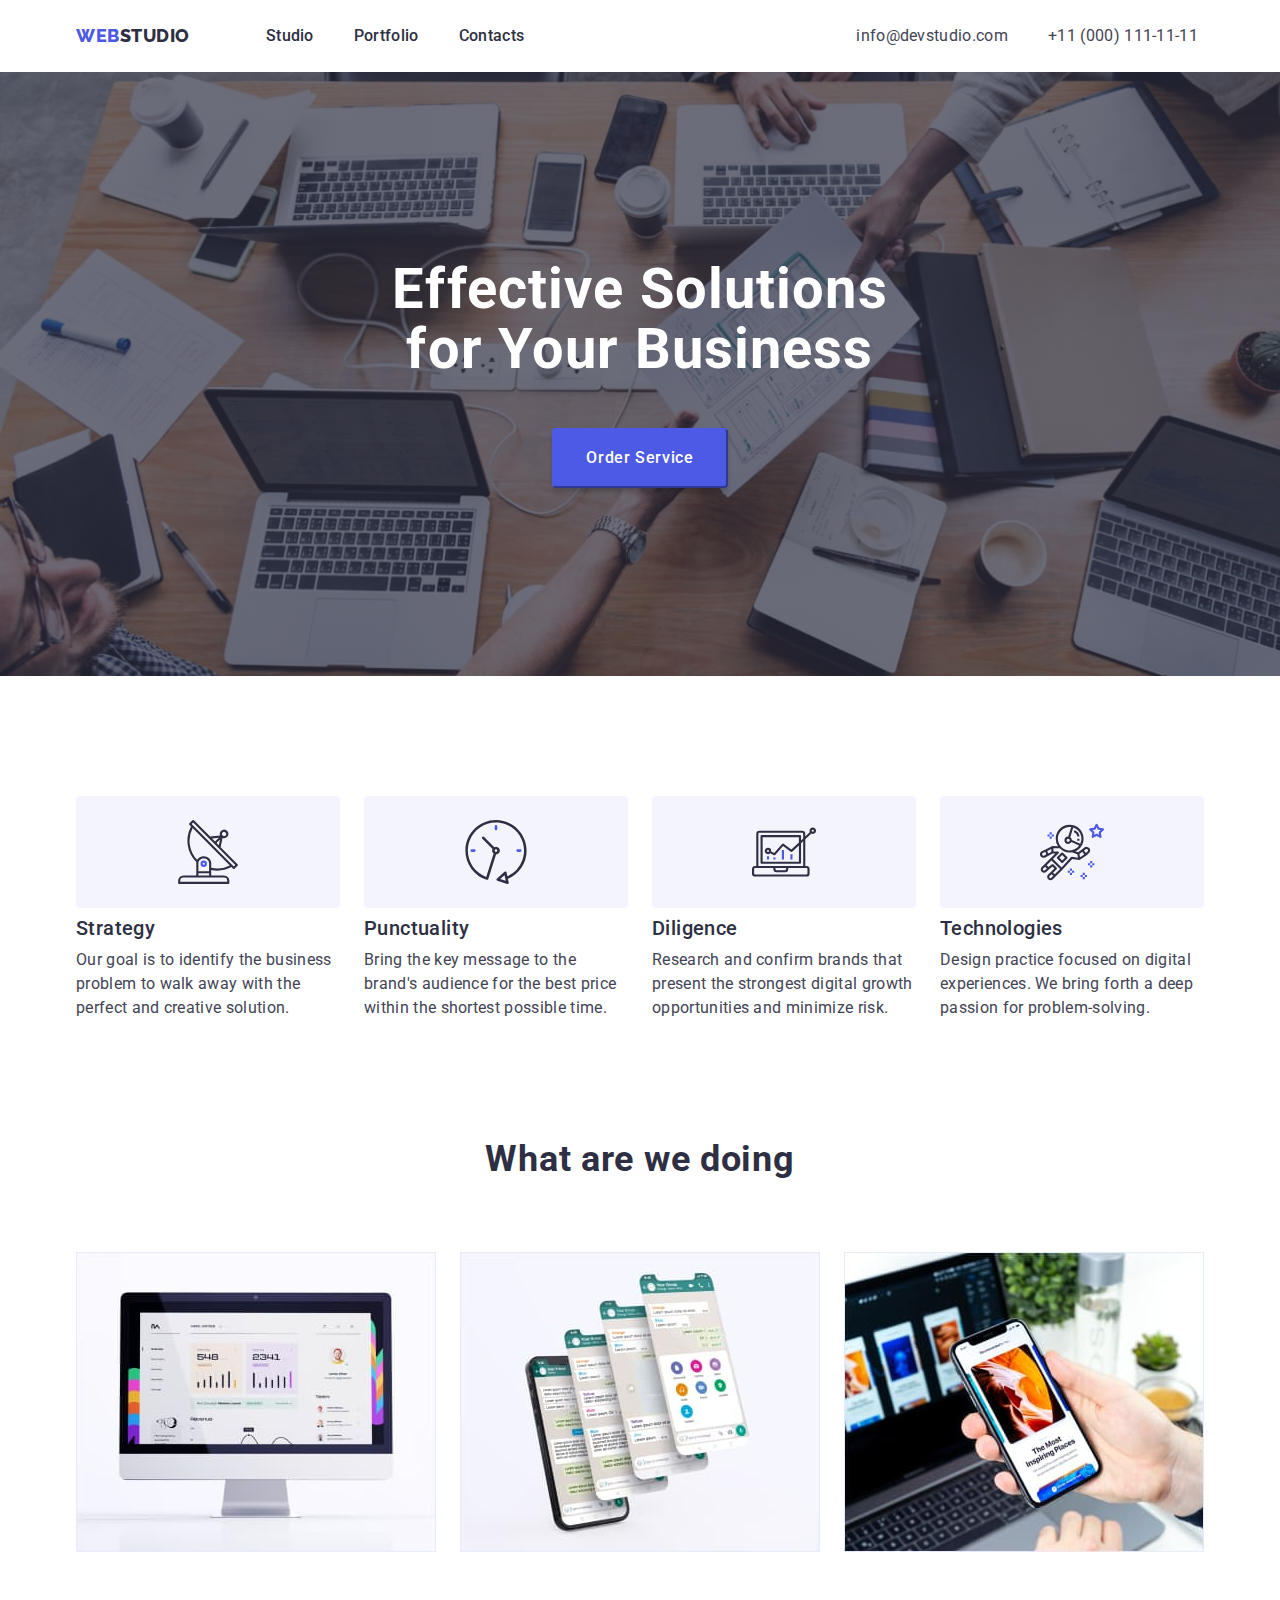
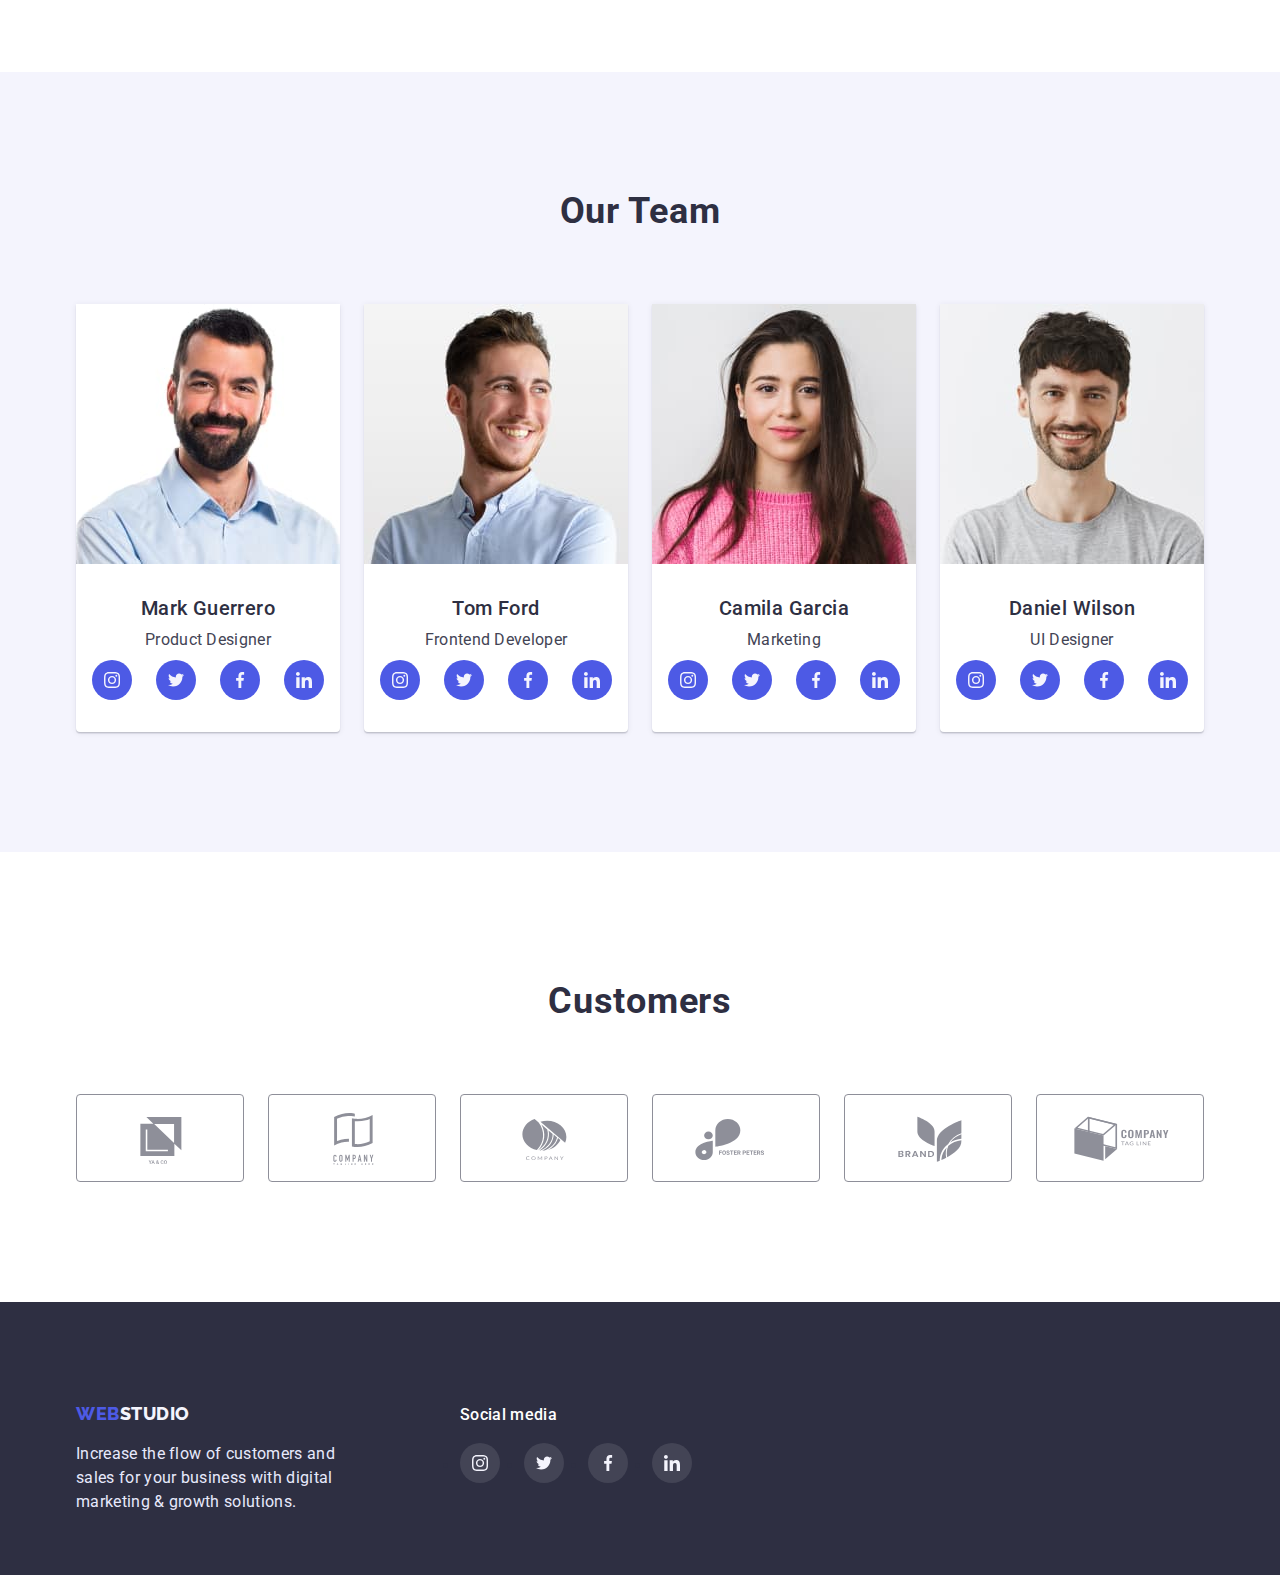
<file: index.html>
<!DOCTYPE html>
<html lang="en">
  <head>
    <meta charset="UTF-8" />
    <meta http-equiv="X-UA-Compatible" content="IE=edge" />
    <meta name="viewport" content="width=device-width, initial-scale=1.0" />
    <title>Webstudio</title>
    <link rel="preconnect" href="https://fonts.googleapis.com" />
    <link rel="preconnect" href="https://fonts.gstatic.com" crossorigin />
    <link
      href="https://fonts.googleapis.com/css2?family=Raleway:wght@800&family=Roboto:wght@400;500;700&display=swap"
      rel="stylesheet"
    />
    <link
      rel="stylesheet"
      href="https://cdn.jsdelivr.net/npm/modern-normalize@1.1.0/modern-normalize.min.css"
    />
    <link rel="stylesheet" href="./css/styles.css" />
  </head>
  <body>
    <!------------------ HEADER ------------------- ---->
    <header>
      <div class="conteiner header-conteiner">
        <nav class="page-navigation">
          <a class="logo link" href="./index.html"
            ><span class="logo-web">WEB</span>STUDIO</a
          >
          <ul class="menu list">
            <li class="menu-item">
              <a class="menu-item-link link" href="./index.html">Studio</a>
            </li>
            <li class="menu-item">
              <a class="menu-item-link link" href="./portfolio.html"
                >Portfolio</a
              >
            </li>
            <li class="menu-item">
              <a class="menu-item-link link" href="/">Contacts</a>
            </li>
          </ul>
        </nav>
        <address class="contacts">
          <ul class="contacts-list list">
            <li class="contacts-mail">
              <a
                class="contacts-list-item link"
                href="mailto:info@devstudio.com"
                >info@devstudio.com</a
              >
            </li>
            <li class="contacts-tel">
              <a class="contacts-list-item link" href="tel:+110001111111"
                >+11 (000) 111-11-11</a
              >
            </li>
          </ul>
        </address>
      </div>
    </header>
    <main>
      <!---------------- HERO -------------------------->
      <section class="hero">
        <div class="conteiner hero-conteiner">
          <h1 class="hero-title">
            Effective Solutions <br />
            for Your Business
          </h1>
          <button class="order-service-btn" type="button">Order Service</button>
        </div>
      </section>

      <!---------------- ABOUT ------------------------->
      <section class="section-about">
        <div class="conteiner">
          <h2 hidden class="about-title">About</h2>
          <ul class="features-list list">
            <li class="features-item">
                <div class="features-item-block">
                    <svg width="64" height="64">
                        <use href="./images/icons.svg/symbol-defs.svg#antenna"></use>
                    </svg>
                </div>
              <h3 class="features-title">Strategy</h3>
              <p class="features-text">
                Our goal is to identify the business problem to walk away with
                the perfect and creative solution.
              </p>
            </li>
            <li class="features-item">
                <div class="features-item-block">
                    <svg width="64" height="64">
                        <use href="./images/icons.svg/symbol-defs.svg#clock"></use>
                    </svg>
                </div>
              <h3 class="features-title">Punctuality</h3>
              <p class="features-text">
                Bring the key message to the brand's audience for the best price
                within the shortest possible time.
              </p>
            </li>
            <li class="features-item">
                <div class="features-item-block">
                    <svg width="64" height="64">
                        <use href="./images/icons.svg/symbol-defs.svg#diagram"></use>
                    </svg>
                </div>
              <h3 class="features-title">Diligence</h3>
              <p class="features-text">
                Research and confirm brands that present the strongest digital
                growth opportunities and minimize risk.
              </p>
            </li>
            <li class="features-item">
                <div class="features-item-block">
                    <svg width="64" height="64">
                        <use href="./images/icons.svg/symbol-defs.svg#astronaut"></use>
                    </svg>
                </div>
              <h3 class="features-title">Technologies</h3>
              <p class="features-text">
                Design practice focused on digital experiences. We bring forth a
                deep passion for problem-solving.
              </p>
            </li>
          </ul>
        </div>
      </section>

      <!-------------WHAT ARE WE DOING  ------------------>
      <section class="section">
        <div class="conteiner">
          <h2 class="doing-title">What are we doing</h2>
          <ul class="doing-list list">
            <li class="doing-item">
              <img
                class="doing-img"
                src="./images/desktop.jpg"
                alt="Desktop"
                width="360"
                height="300"
              />
            </li>
            <li class="doing-item">
              <img
                class="doing-img"
                src="./images/apps.jpg"
                alt="Apps"
                width="360"
                height="300"
              />
            </li>
            <li class="doing-item">
              <img
                class="doing-img"
                src="./images/mobile.jpg"
                alt="Mobile"
                width="360"
                height="300"
              />
            </li>
          </ul>
        </div>
      </section>

      <!------------------ OUR TEAM ---------------------->
      <section class="section section-team">
        <div class="conteiner">
          <h2 class="team-title">Our Team</h2>
          <ul class="team-list list">
            <li class="team-card">
              <img
                class="team-photo"
                src="./images/mark.jpg"
                alt="Mark Guerrero"
                width="264"
                height="260"
              />
              <div class="team-text">
                <h3 class="team-name">Mark Guerrero</h3>
                <p class="team-position">Product Designer</p>
                <ul class="social-list list">
                  <li class="social-list-item">
                    <a href="" class="social-list-link link">
                      <svg class="social-list-icon" width="16" height="16">
                        <use
                          href="./images/icons.svg/symbol-defs.svg#instagram"
                        ></use>
                      </svg>
                    </a>
                  </li>
                  <li class="social-list-item">
                    <a href="" class="social-list-link link">
                      <svg class="social-list-icon" width="16" height="16">
                        <use
                          href="./images/icons.svg/symbol-defs.svg#twitter"
                        ></use>
                      </svg>
                    </a>
                  </li>
                  <li class="social-list-item">
                    <a href="" class="social-list-link link">
                      <svg class="social-list-icon" width="16" height="16">
                        <use
                          href="./images/icons.svg/symbol-defs.svg#facebook"
                        ></use>
                      </svg>
                    </a>
                  </li>
                  <li class="social-list-item">
                    <a href="" class="social-list-link link">
                      <svg class="social-list-icon" width="16" height="16">
                        <use
                          href="./images/icons.svg/symbol-defs.svg#linkedin"
                        ></use>
                      </svg>
                    </a>
                  </li>
                </ul>
              </div>
            </li>

            <li class="team-card">
              <img
                class="team-photo"
                src="./images/tom.jpg"
                alt="Tom Ford"
                width="264"
                height="260"
              />
              <div class="team-text">
                <h3 class="team-name">Tom Ford</h3>
                <p class="team-position">Frontend Developer</p>
                <ul class="social-list list">
                  <li class="social-list-item">
                    <a href="" class="social-list-link link">
                      <svg class="social-list-icon" width="16" height="16">
                        <use
                          href="./images/icons.svg/symbol-defs.svg#instagram"
                        ></use>
                      </svg>
                    </a>
                  </li>
                  <li class="social-list-item">
                    <a href="" class="social-list-link link">
                      <svg class="social-list-icon" width="16" height="16">
                        <use
                          href="./images/icons.svg/symbol-defs.svg#twitter"
                        ></use>
                      </svg>
                    </a>
                  </li>
                  <li class="social-list-item">
                    <a href="" class="social-list-link link">
                      <svg class="social-list-icon" width="16" height="16">
                        <use
                          href="./images/icons.svg/symbol-defs.svg#facebook"
                        ></use>
                      </svg>
                    </a>
                  </li>
                  <li class="social-list-item">
                    <a href="" class="social-list-link link">
                      <svg class="social-list-icon" width="16" height="16">
                        <use
                          href="./images/icons.svg/symbol-defs.svg#linkedin"
                        ></use>
                      </svg>
                    </a>
                  </li>
                </ul>
              </div>
            </li>

            <li class="team-card">
              <img
                class="team-photo"
                src="./images/camila.jpg"
                alt="Camila Garcia"
                width="264"
                height="260"
              />
              <div class="team-text">
                <h3 class="team-name">Camila Garcia</h3>
                <p class="team-position">Marketing</p>
                <ul class="social-list list">
                  <li class="social-list-item">
                    <a href="" class="social-list-link link">
                      <svg class="social-list-icon" width="16" height="16">
                        <use
                          href="./images/icons.svg/symbol-defs.svg#instagram"
                        ></use>
                      </svg>
                    </a>
                  </li>
                  <li class="social-list-item">
                    <a href="" class="social-list-link link">
                      <svg class="social-list-icon" width="16" height="16">
                        <use
                          href="./images/icons.svg/symbol-defs.svg#twitter"
                        ></use>
                      </svg>
                    </a>
                  </li>
                  <li class="social-list-item">
                    <a href="" class="social-list-link link">
                      <svg class="social-list-icon" width="16" height="16">
                        <use
                          href="./images/icons.svg/symbol-defs.svg#facebook"
                        ></use>
                      </svg>
                    </a>
                  </li>
                  <li class="social-list-item">
                    <a href="" class="social-list-link link">
                      <svg class="social-list-icon" width="16" height="16">
                        <use
                          href="./images/icons.svg/symbol-defs.svg#linkedin"
                        ></use>
                      </svg>
                    </a>
                  </li>
                </ul>
              </div>
            </li>

            <li class="team-card">
              <img
                class="team-photo"
                src="./images/daniel.jpg"
                alt="Daniel Wilson"
                width="264"
                height="260"
              />
              <div class="team-text">
                <h3 class="team-name">Daniel Wilson</h3>
                <p class="team-position">UI Designer</p>
                <ul class="social-list list">
                  <li class="social-list-item">
                    <a href="" class="social-list-link link">
                      <svg class="social-list-icon" width="16" height="16">
                        <use
                          href="./images/icons.svg/symbol-defs.svg#instagram"
                        ></use>
                      </svg>
                    </a>
                  </li>
                  <li class="social-list-item">
                    <a href="" class="social-list-link link">
                      <svg class="social-list-icon" width="16" height="16">
                        <use
                          href="./images/icons.svg/symbol-defs.svg#twitter"
                        ></use>
                      </svg>
                    </a>
                  </li>
                  <li class="social-list-item">
                    <a href="" class="social-list-link link">
                      <svg class="social-list-icon" width="16" height="16">
                        <use
                          href="./images/icons.svg/symbol-defs.svg#facebook"
                        ></use>
                      </svg>
                    </a>
                  </li>
                  <li class="social-list-item">
                    <a href="" class="social-list-link link">
                      <svg class="social-list-icon" width="16" height="16">
                        <use
                          href="./images/icons.svg/symbol-defs.svg#linkedin"
                        ></use>
                      </svg>
                    </a>
                  </li>
                </ul>
              </div>
            </li>
          </ul>
        </div>

        <!-- --------CUSTOMERS ----------------------- -->
      </section>
      <section class="section-customers">
        <div class="conteiner">
          <h2 class="customers-title">Customers</h2>
          <ul class="customers-list list">
            <li class="customers-block">
              <a href="" class="customers-link">
                <svg class="customers-icon" width="104" height="56">
                  <use href="./images/icons.svg/symbol-defs.svg#logo-1"></use>
                </svg>
              </a>
            </li>
            <li class="customers-block">
              <a href="" class="customers-link">
                <svg class="customers-icon" width="104" height="56">
                  <use href="./images/icons.svg/symbol-defs.svg#logo-2"></use>
                </svg>
              </a>
            </li>
            <li class="customers-block">
              <a href="" class="customers-link">
                <svg class="customers-icon" width="104" height="56">
                  <use href="./images/icons.svg/symbol-defs.svg#logo-3"></use>
                </svg>
              </a>
            </li>
            <li class="customers-block">
              <a href="" class="customers-link">
                <svg class="customers-icon" width="104" height="56">
                  <use href="./images/icons.svg/symbol-defs.svg#logo-4"></use>
                </svg>
              </a>
            </li>
            <li class="customers-block">
              <a href="" class="customers-link">
                <svg class="customers-icon" width="104" height="56">
                  <use href="./images/icons.svg/symbol-defs.svg#logo-5"></use>
                </svg>
              </a>
            </li>
            <li class="customers-block">
              <a href="" class="customers-link">
                <svg class="customers-icon" width="104" height="56">
                  <use href="./images/icons.svg/symbol-defs.svg#logo-6"></use>
                </svg>
              </a>
            </li>
          </ul>
        </div>
      </section>
    </main>

    <!---------------------- FOOTER ---------------------------->
    <footer>
      <section class="footer">
        <div class="conteiner conteiner-footer">
          <div class="footer-block-left">
            <div class="logo-footer-item">
              <a class="logo-footer link" href="./index.html"
                ><span class="logo-web">WEB</span>STUDIO</a
              >
            </div>
            <p class="footer-text">
              Increase the flow of customers and sales for your business with
              digital marketing & growth solutions.
            </p>
          </div>
          <div class="footer-block-right">
            <h3 class="footer-social-media">Social media</h3>
            <ul class="social-list-footer">
              <li class="social-list-item-footer">
                <a href="" class="social-list-link-footer link">
                  <svg class="social-list-icon" width="16" height="16">
                    <use
                      href="./images/icons.svg/symbol-defs.svg#instagram"
                    ></use>
                  </svg>
                </a>
              </li>
              <li class="social-list-item-footer">
                <a href="" class="social-list-link-footer link">
                  <svg class="social-list-icon" width="16" height="16">
                    <use
                      href="./images/icons.svg/symbol-defs.svg#twitter"
                    ></use>
                  </svg>
                </a>
              </li>
              <li class="social-list-item-footer">
                <a href="" class="social-list-link-footer link">
                  <svg class="social-list-icon" width="16" height="16">
                    <use
                      href="./images/icons.svg/symbol-defs.svg#facebook"
                    ></use>
                  </svg>
                </a>
              </li>
              <li class="social-list-item-footer">
                <a href="" class="social-list-link-footer link">
                  <svg class="social-list-icon" width="16" height="16">
                    <use
                      href="./images/icons.svg/symbol-defs.svg#linkedin"
                    ></use>
                  </svg>
                </a>
              </li>
            </ul>
          </div>
        </div>
      </section>
    </footer>
  </body>
</html>
</file>
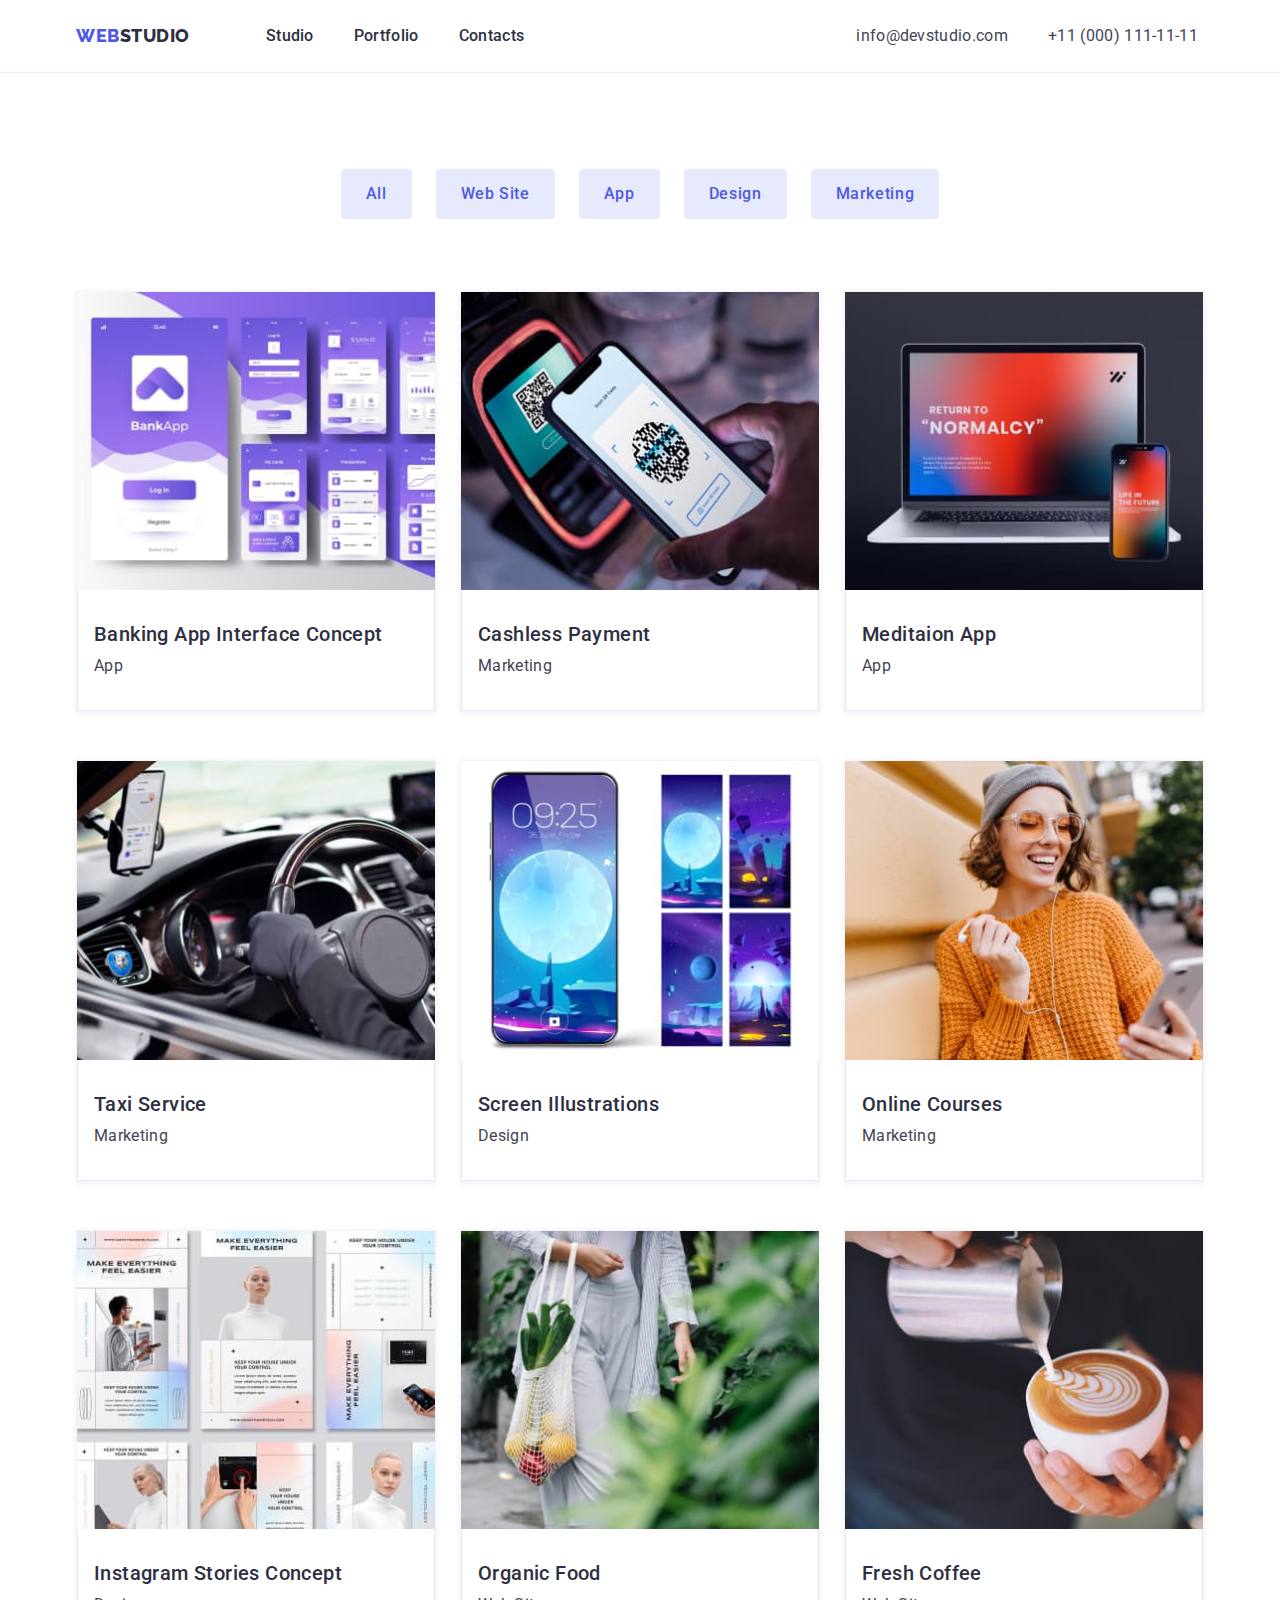
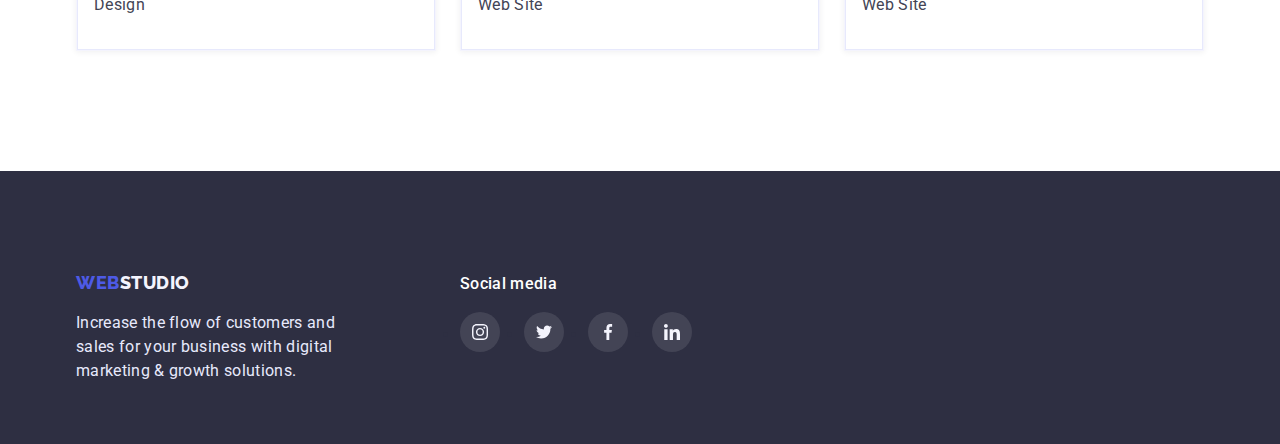
<file: portfolio.html>
<!DOCTYPE html>
<html lang="en">
  <head>
    <meta charset="UTF-8" />
    <meta http-equiv="X-UA-Compatible" content="IE=edge" />
    <meta name="viewport" content="width=device-width, initial-scale=1.0" />
    <title>Portfolio</title>
    <link rel="preconnect" href="https://fonts.googleapis.com" />
    <link rel="preconnect" href="https://fonts.gstatic.com" crossorigin />
    <link
      href="https://fonts.googleapis.com/css2?family=Raleway:wght@800&family=Roboto:wght@400;500;700&display=swap"
      rel="stylesheet"
    />
    <link
      rel="stylesheet"
      href="https://cdn.jsdelivr.net/npm/modern-normalize@1.1.0/modern-normalize.min.css"
    />
    <link rel="stylesheet" href="./css/styles.css" />
  </head>
  <body>
    <!--------------------- HEADER ---------------------------------->
    <header class="page-header">
      <div class="conteiner header-conteiner">
        <nav class="page-navigation">
          <a class="logo link" href="./index.html"
            ><span class="logo-web">WEB</span>STUDIO</a
          >
          <ul class="menu list">
            <li class="menu-item">
              <a class="menu-item-link link" href="./index.html">Studio</a>
            </li>
            <li class="menu-item">
              <a class="menu-item-link link" href="./portfolio.html"
                >Portfolio</a
              >
            </li>
            <li class="menu-item">
              <a class="menu-item-link link" href="/">Contacts</a>
            </li>
          </ul>
        </nav>
        <address class="contacts">
          <ul class="contacts-list list">
            <li class="contacts-mail">
              <a
                class="contacts-list-item link"
                href="mailto:info@devstudio.com"
                >info@devstudio.com</a
              >
            </li>
            <li class="contacts-tel">
              <a class="contacts-list-item link" href="tel:+110001111111"
                >+11 (000) 111-11-11</a
              >
            </li>
          </ul>
        </address>
      </div>
    </header>
    <!--------------------- HEADER ---------------------------------->
    <main>
      <!------------------ FILTER ---------------------------------->
      <section class="section-portfolio">
        <div class="conteiner">
          <ul class="filter list">
            <li class="filter-item">
              <button class="filter-btn" type="button">All</button>
            </li>
            <li class="filter-item">
              <button class="filter-btn" type="button">Web Site</button>
            </li>
            <li class="filter-item">
              <button class="filter-btn" type="button">App</button>
            </li>
            <li class="filter-item">
              <button class="filter-btn" type="button">Design</button>
            </li>
            <li class="filter-item">
              <button class="filter-btn" type="button">Marketing</button>
            </li>
          </ul>
          <!------------------ FILTER ---------------------------------->

          <!-------------- PROJECT CARDS ------------------------------->
          <h1 hidden>Project Cards</h1>
          <ul class="portfolio-list list">
            <li class="portfolio-item">
              <a href="" class="portfolio-link link"><img
                class="portfolio-item-img"
                src="./images/row1_photo1.jpg"
                alt="Banking App Interface Concept"
                width="360"
                height="300"
              />
              <div class="portfolio-text">
                <h2 class="portfolio-title">Banking App Interface Concept</h2>
                <p class="portfolio-item-text">App</p>
              </div>
            </a>
          </li>

            <li class="portfolio-item">
              <a href="" class="portfolio-link link"><img
                class="portfolio-item-img"
                src="./images/row1_photo2.jpg"
                alt="Cashless Payment"
                width="360"
                height="300"
              />
              <div class="portfolio-text">
                <h2 class="portfolio-title">Cashless Payment</h2>
                <p class="portfolio-item-text">Marketing</p>
              </div>
            </a>
          </li>

            <li class="portfolio-item">
              <a href="" class="portfolio-link link"><img
                class="portfolio-item-img"
                src="./images/row1_photo3.jpg"
                alt="Meditaion App"
                width="360"
                height="300"
              />
              <div class="portfolio-text">
                <h2 class="portfolio-title">Meditaion App</h2>
                <p class="portfolio-item-text">App</p>
              </div>
            </a>
          </li>

            <li class="portfolio-item">
              <a href="" class="portfolio-link link"><img
                class="portfolio-item-img"
                src="./images/row2_photo1.jpg"
                alt="Taxi Service"
                width="360"
                height="300"
              />
              <div class="portfolio-text">
                <h2 class="portfolio-title">Taxi Service</h2>
                <p class="portfolio-item-text">Marketing</p>
              </div>
            </a></li>

            <li class="portfolio-item">
              <a href="" class="portfolio-link link"><img
                class="portfolio-item-img"
                src="./images/row2_photo2.jpg"
                alt="Screen Illustrations"
                width="360"
                height="300"
              />
              <div class="portfolio-text">
                <h2 class="portfolio-title">Screen Illustrations</h2>
                <p class="portfolio-item-text">Design</p>
              </div>
            </a></li>

            <li class="portfolio-item">
              <a href="" class="portfolio-link link"><img
                class="portfolio-item-img"
                src="./images/row2_photo3.jpg"
                alt="Online Courses"
                width="360"
                height="300"
              />
              <div class="portfolio-text">
                <h2 class="portfolio-title">Online Courses</h2>
                <p class="portfolio-item-text">Marketing</p>
              </div>
            </a></li>

            <li class="portfolio-item">
              <a href="" class="portfolio-link link"><img
                class="portfolio-item-img"
                src="./images/row3_photo1.jpg"
                alt="Instagram Stories Concept"
                width="360"
                height="300"
              />
              <div class="portfolio-text">
                <h2 class="portfolio-title">Instagram Stories Concept</h2>
                <p class="portfolio-item-text">Design</p>
              </div>
              </a>
            </li>

            <li class="portfolio-item">
              <a href="" class="portfolio-link link"><img
                class="portfolio-item-img"
                src="./images/row3_photo2.jpg"
                alt="Organic Food"
                width="360"
                height="300"
              />
              <div class="portfolio-text">
                <h2 class="portfolio-title">Organic Food</h2>
                <p class="portfolio-item-text">Web Site</p>
              </div>
              </a>
            </li>

            <li class="portfolio-item">
              <a href="" class="portfolio-link link"><img
                class="portfolio-item-img"
                src="./images/row3_photo3.jpg"
                alt="Fresh Coffee"
                width="360"
                height="300"
              />
              <div class="portfolio-text">
                <h2 class="portfolio-title">Fresh Coffee</h2>
                <p class="portfolio-item-text">Web Site</p>
              </div>
              </a>
            </li>
          </ul>
        </div>
      </section>
      <!-------------- PROJECT CARDS ------------------------------->
    </main>
    <footer>
      <section class="footer">
        <div class="conteiner conteiner-footer">
          <div class="footer-block-left">
            <div class="logo-footer-item">
              <a class="logo-footer link" href="./index.html"
                ><span class="logo-web">WEB</span>STUDIO</a
              >
            </div>
            <p class="footer-text">
              Increase the flow of customers and sales for your business with
              digital marketing & growth solutions.
            </p>
          </div>
          <div class="footer-block-right">
            <h3 class="footer-social-media">Social media</h3>
            <ul class="social-list-footer">
              <li class="social-list-item-footer">
                <a href="" class="social-list-link-footer link">
                  <svg class="social-list-icon" width="16" height="16">
                    <use
                      href="./images/icons.svg/symbol-defs.svg#instagram"
                    ></use>
                  </svg>
                </a>
              </li>
              <li class="social-list-item-footer">
                <a href="" class="social-list-link-footer link">
                  <svg class="social-list-icon" width="16" height="16">
                    <use
                      href="./images/icons.svg/symbol-defs.svg#twitter"
                    ></use>
                  </svg>
                </a>
              </li>
              <li class="social-list-item-footer">
                <a href="" class="social-list-link-footer link">
                  <svg class="social-list-icon" width="16" height="16">
                    <use
                      href="./images/icons.svg/symbol-defs.svg#facebook"
                    ></use>
                  </svg>
                </a>
              </li>
              <li class="social-list-item-footer">
                <a href="" class="social-list-link-footer link">
                  <svg class="social-list-icon" width="16" height="16">
                    <use
                      href="./images/icons.svg/symbol-defs.svg#linkedin"
                    ></use>
                  </svg>
                </a>
              </li>
            </ul>
          </div>
        </div>
      </section>
    </footer>
  </body>
</html>
</file>
<file: css/styles.css>
:root {
  --primary-bgd-color: #ffffff;
  --primary-font-color: #2e2f42;
  --secondary-font-color: #434455;
  --accent-color: #4d5ae5;
  --dark-logo-color: #f4f4fd;
  --filter-btn-color: #e7e9fc;
  --accent-filter-color: #404bbf;
}

body {
  font-family: Roboto, sans-serif;
  color: var(--primary-font-color);
  background-color: var(--primary-bgd-color);
}

h1,
h2,
h3,
h4,
h5,
h6,
p {
  margin-top: 0px;
  margin-bottom: 0px;
}

ul,
ol {
  margin-top: 0px;
  margin-bottom: 0px;
  padding-left: 0px;
}

img {
  display: block;
  max-width: 100%;
  height: auto;
}

.list {
  list-style: none;
}

.link {
  text-decoration: none;
}

/* осн цвет текста #2E2F42 */
/* вторичн цвет текста #434455 */
/* цвет-акцент #4D5AE5 */
/* осн цвет фона #FFFFFF*/
.conteiner {
  width: 1158px;
  margin-left: auto;
  margin-right: auto;
  padding-left: 15px;
  padding-right: 15px;
}

.header-conteiner {
  display: flex;
  align-items: center;
}

.page-navigation {
  display: flex;
  align-items: center;
}
.menu,
.contacts-list,
.features-list,
.doing-list,
.team-list,
.customers-list {
  display: flex;
  justify-content: center;
}

.page-header {
  border-bottom: 1px solid var(--filter-btn-color);
}

.logo {
  font-family: Raleway, sans-serif;
  font-size: 18px;
  font-weight: 800;
  line-height: 1.33;
  letter-spacing: 0.03em;
  margin-right: 76px;
  color: var(--primary-font-color);
}

.logo-web {
  color: var(--accent-color);
}
.menu-item {
  padding-top: 24px;
  padding-bottom: 24px;
}

.menu-item:not(:last-child) {
  margin-right: 40px;
}

.menu-item-link {
  font-size: 16px;
  font-weight: 500;
  line-height: 1.5;
  letter-spacing: 0.02em;
  color: var(--primary-font-color);
}

.menu-item-link:hover,
.menu-item-link:focus {
  color: var(--accent-color);
}

.contacts-list-item {
  font-size: 16px;
  line-height: 1.5;
  letter-spacing: 0.02em;
  font-style: normal;
  color: var(--secondary-font-color);
}
.contacts {
  margin-left: 332px;
}
.contacts-mail {
  margin-right: 40px;
}

.contacts-list-item:hover,
.contacts-list-item:focus {
  color: var(--accent-color);
}

.hero {
  background-image: linear-gradient(
      rgba(46, 47, 66, 0.7),
      rgba(46, 47, 66, 0.7)
    ),
    url(../images/hero-image.jpg);
  background-repeat: no-repeat;
  background-size: cover;
  background-color: var(--primary-font-color);
  padding-top: 188px;
  padding-bottom: 188px;
}

.hero-conteiner {
  display: flex;
  flex-direction: column;
  max-width: 1440px;
}

.hero-title {
  font-size: 56px;
  line-height: 1.07;
  letter-spacing: 0.02em;
  text-align: center;
  margin-left: auto;
  margin-right: auto;
  margin-bottom: 48px;
  color: var(--primary-bgd-color);
}

.order-service-btn {
  font-family: Roboto, sans-serif;
  font-size: 16px;
  font-weight: 500;
  line-height: 1.5;
  letter-spacing: 0.04em;
  margin-left: auto;
  margin-right: auto;
  padding-top: 16px;
  padding-bottom: 16px;
  padding-left: 32px;
  padding-right: 32px;
  border-radius: 4px;
  box-shadow: 0px 4px 4px 0px #00000026;
  border-color: var(--accent-color);
  color: var(--primary-bgd-color);
  background-color: var(--accent-color);
  cursor: pointer;
}

.order-service-btn:hover,
.order-service-btn:focus {
  color: var(--primary-bgd-color);
  background-color: var(--accent-filter-color);
}

.section-about {
  padding-top: 120px;
}

.features-list {
  margin-left: -24px;
}

.features-item-block {
  display: flex;
  justify-content: center;
  align-items: center;
  width: 264px;
  height: 112px;
  background-color: var(--dark-logo-color);
  border-radius: 4px;
  margin-bottom: 8px;
}

.features-title {
  font-size: 20px;
  font-weight: 500;
  line-height: 1.2;
  letter-spacing: 0.02em;
  color: var(--primary-font-color);
  margin-bottom: 8px;
}

.features-text {
  font-size: 16px;
  line-height: 1.5;
  letter-spacing: 0.02em;
  color: var(--secondary-font-color);
}

.features-item {
  flex-basis: calc(100% / 4 - 24px);
  margin-left: 24px;
}

.section {
  padding-top: 120px;
  padding-bottom: 120px;
}

.doing-title {
  font-size: 36px;
  line-height: 1.11;
  letter-spacing: 0.02em;
  text-align: center;
  margin-bottom: 72px;
  color: var(--primary-font-color);
}

.doing-item:not(:last-child) {
  margin-right: 24px;
}

.section-team {
  background-color: var(--dark-logo-color);
}

.team-title,
.customers-title {
  font-size: 36px;
  line-height: 1.11;
  letter-spacing: 0.02em;
  text-align: center;
  margin-bottom: 72px;
  color: var(--primary-font-color);
}

.team-list {
  margin-left: -24px;
}

.team-card {
  flex-basis: calc(100% / 4 - 24px);
  margin-left: 24px;
  box-shadow: 0px 1px 6px rgba(46, 47, 66, 0.08),
    0px 1px 1px rgba(46, 47, 66, 0.16), 0px 2px 1px rgba(46, 47, 66, 0.08);
  border-radius: 0px 0px 4px 4px;
  background-color: var(--primary-bgd-color);
}

.team-text {
  padding-top: 32px;
  padding-bottom: 32px;
}
.team-name {
  font-size: 20px;
  font-weight: 500;
  line-height: 1.2;
  letter-spacing: 0.02em;
  text-align: center;
  margin-bottom: 8px;
  color: var(--primary-font-color);
}

.team-position {
  font-size: 16px;
  line-height: 1.5;
  letter-spacing: 0.02em;
  text-align: center;
  margin-bottom: 8px;
  color: var(--secondary-font-color);
}

.social-list {
  display: flex;
  justify-content: center;
  gap: 24px;
}

.social-list-link {
  display: flex;
  justify-content: center;
  align-items: center;
  width: 40px;
  height: 40px;
  border-radius: 50%;
  background-color: var(--accent-color);
}


.social-list-icon {
  fill: #f4f4fd;
}

.social-list-link:hover,
.social-list-link:focus {
  background-color: var(--accent-filter-color);
}

/* -------------CUSTOMERS----------------- */

.section-customers {
  padding-top: 130px;
  padding-bottom: 120px;
}

.customers-list {
  margin-top: -72px;
  margin-left: -24px;
}

.customers-link {
  display: flex;
  justify-content: center;
  align-items: center;
  width: 168px;
  height: 88px;
  border: 1px solid #8e8f99;
  border-radius: 4px;
  margin-top: 72px;
  margin-left: 24px;
  color: #8e8f99;
}

.customers-icon {
  fill: currentColor;
}

.customers-link:is(:hover, :focus) {
  border-color: var(--accent-filter-color);
  color: var(--accent-filter-color);
}

.footer {
  display: flex;
  background-color: var(--primary-font-color);
  padding-top: 100px;
  padding-bottom: 100px;
}

.conteiner-footer {
  display: flex;
  align-items: baseline;
}

.footer-block-left,
.footer-block-right {
  display: block;
  width: 264px;
  height: 72px;
  margin-right: 120px;
}

.logo-footer {
  font-family: Raleway, sans-serif;
  font-size: 18px;
  font-weight: 800;
  line-height: 1.33;
  letter-spacing: 0.03em;
  color: var(--dark-logo-color);
}

.logo-footer-item {
  margin-bottom: 16px;
  margin-right: auto;
}

.footer-text {
  font-size: 16px;
  line-height: 1.5;
  letter-spacing: 0.02em;
  display: block;
  width: 264px;
  color: var(--filter-btn-color);
}

.footer-social-media {
  font-size: 16px;
  font-weight: 500;
  line-height: 1.5;
  letter-spacing: 0.02em;
  text-align: left;
  color: var(--primary-bgd-color);
  margin-bottom: 16px;
}

.social-list-footer {
  display: flex;
  justify-content: flex-start;
  gap: 24px;
}

.social-list-link-footer {
  display: flex;
  width: 40px;
  height: 40px;
  border-radius: 50%;
  justify-content: center;
  align-items: center;
  background-color: rgba(255, 255, 255, 0.1);
}

.social-list-link-footer:hover,
.social-list-link-footer:focus {
  background-color: #31d0aa;
}

/* ---------PORTFOLIO --------------- */
.section-portfolio {
  padding-top: 96px;
  padding-bottom: 120px;
}
/* ---------FILTER ------------------*/

.filter {
  display: flex;
  justify-content: center;
  margin-bottom: 72px;
}

.filter-btn {
  font-family: Roboto, sans-serif;
  font-size: 16px;
  font-weight: 500;
  line-height: 1.5;
  letter-spacing: 0.04em;
  text-align: center;
  padding-top: 12px;
  padding-right: 24px;
  padding-bottom: 12px;
  padding-left: 24px;
  border-radius: 4px;
  border: 1px solid var(--filter-btn-color);
  color: var(--accent-color);
  background-color: var(--filter-btn-color);
  cursor: pointer;
}

.filter-btn:hover,
.filter-btn:focus {
  color: var(--primary-bgd-color);
  border-color: var(--accent-filter-color);
  background-color: var(--accent-filter-color);
  box-shadow: 0px 3px 1px rgba(0, 0, 0, 0.1), 0px 2px 1px rgba(0, 0, 0, 0.08),
    0px 2px 2px rgba(0, 0, 0, 0.12);
  border-radius: 4px;
}

.filter-item:not(:last-child) {
  margin-right: 24px;
}

.portfolio-list {
  display: flex;
  flex-wrap: wrap;
  margin-left: -24px;
  margin-top: -48px;
}

.portfolio-item {
  display: block;
  flex-basis: calc(100% / 3 - 24px);
  margin-left: 24px;
  margin-top: 48px;
  border: 0.5px solid #f4f4fd;
  box-shadow: 0px 1px 6px rgba(46, 47, 66, 0.08);
}

.portfolio-item:hover,
.portfolio-item:focus {
  box-shadow: 0px 1px 6px rgba(46, 47, 66, 0.08),
    0px 1px 1px rgba(46, 47, 66, 0.16), 0px 2px 1px rgba(46, 47, 66, 0.08);
}

.portfolio-title {
  font-size: 20px;
  font-weight: 500;
  line-height: 1.2;
  letter-spacing: 0.02em;
  color: var(--primary-font-color);
}

.portfolio-text {
  border: 1px solid var(--filter-btn-color);
  border-top: none;
  padding-top: 32px;
  padding-left: 16px;
  padding-bottom: 32px;
  padding-right: auto;
}
.portfolio-item-text {
  font-size: 16px;
  line-height: 1.5;
  letter-spacing: 0.02em;
  margin-top: 8px;
  color: var(--secondary-font-color);
}
</file>
